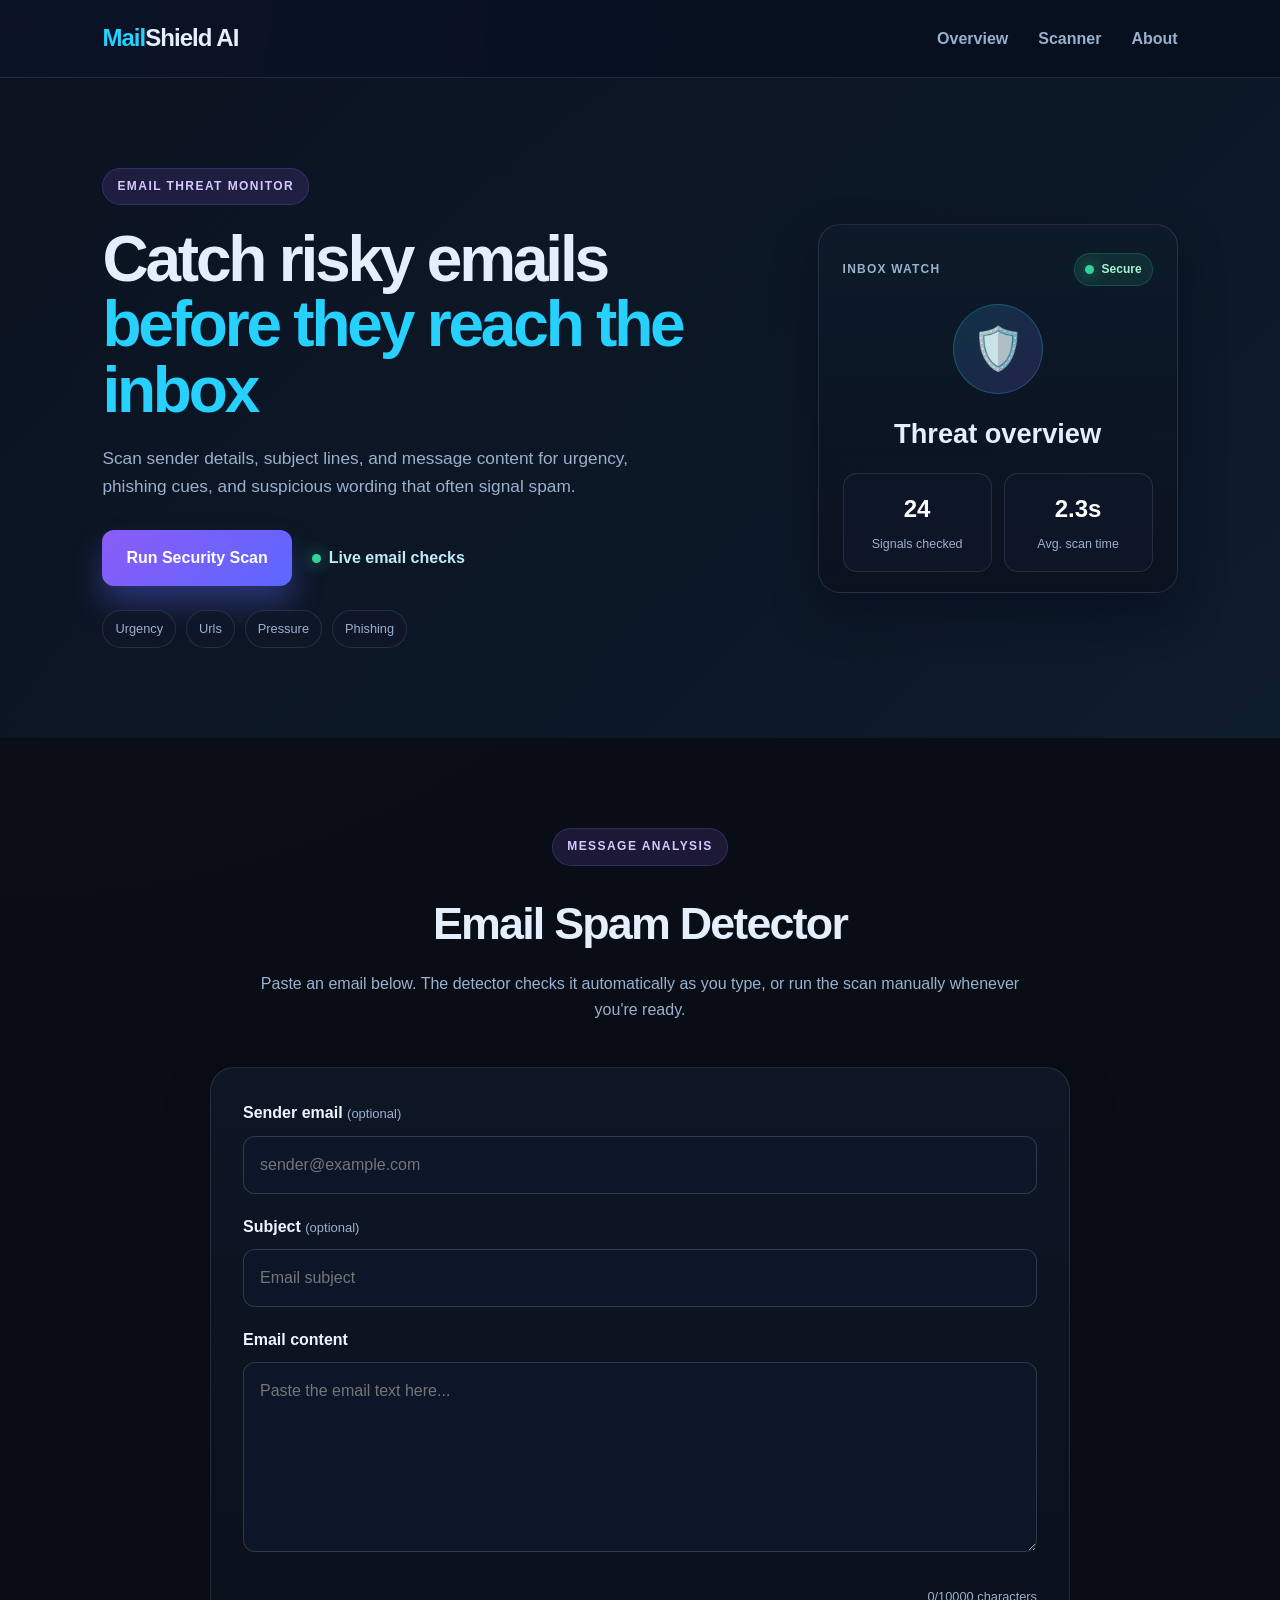
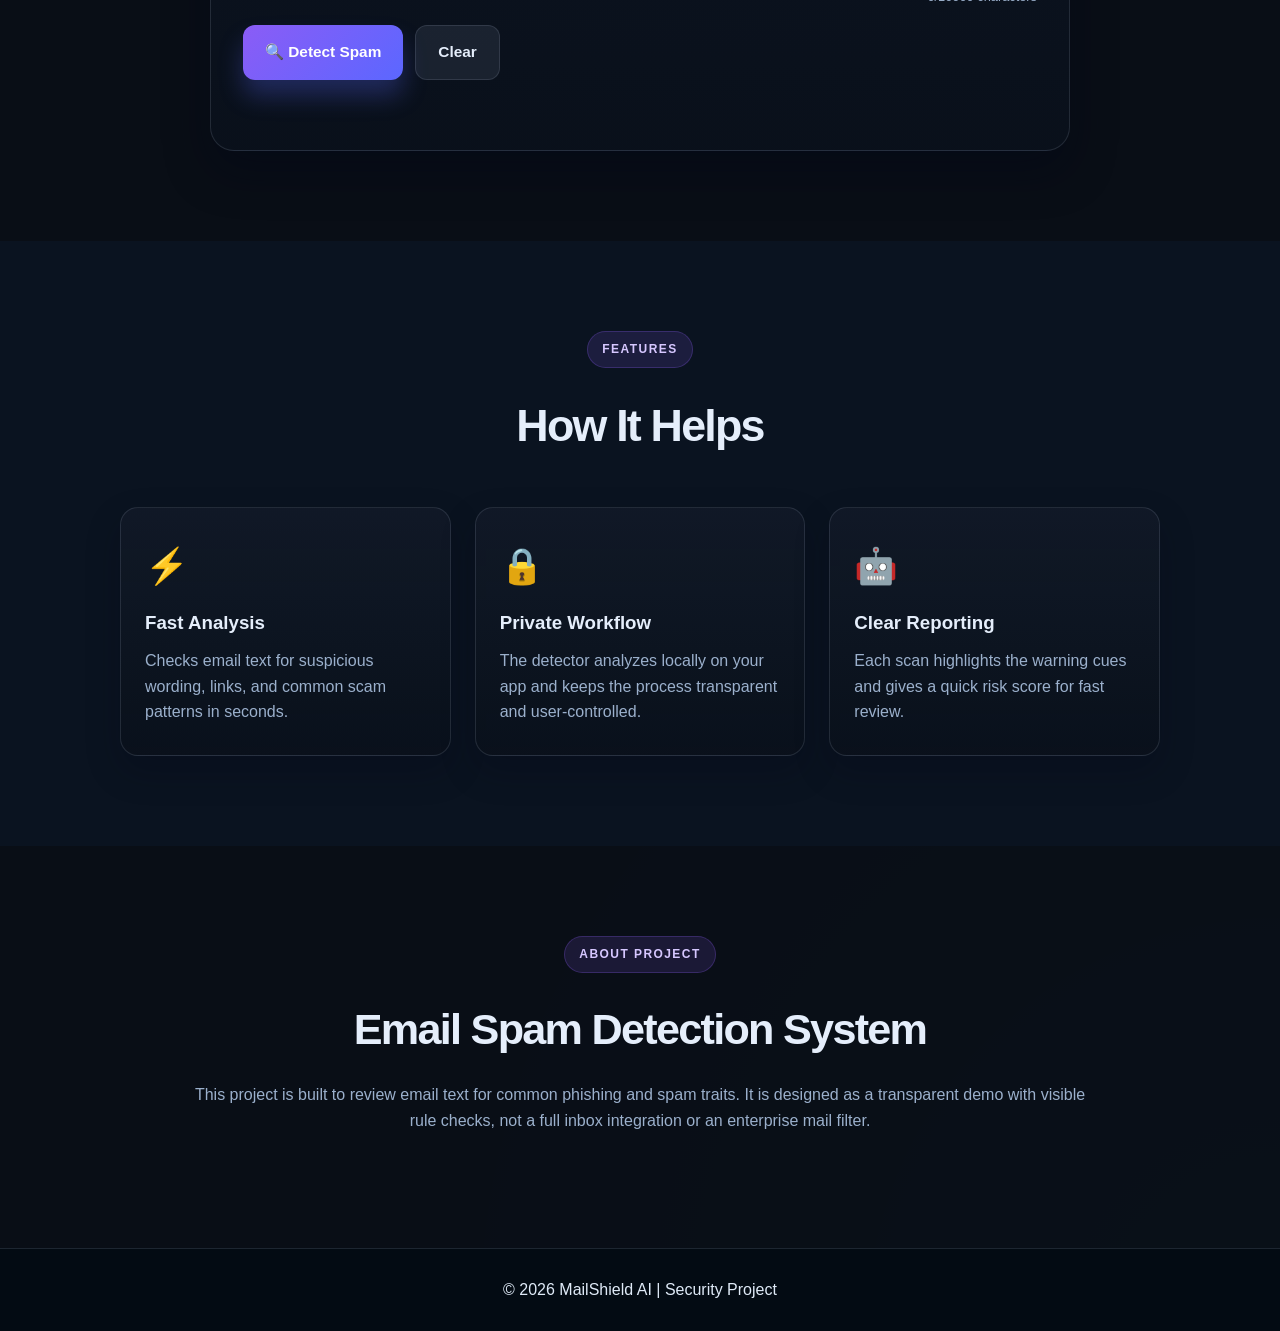
<file: index.html>
<!DOCTYPE html>
<html lang="en">
<head>
    <meta charset="UTF-8">
    <meta name="viewport" content="width=device-width, initial-scale=1.0">
    <title>MailShield AI</title>
    <link rel="stylesheet" href="style.css">
</head>

<body>

    <header class="navbar">
        <div class="logo">
            <span>Mail</span>Shield AI
        </div>

        <nav>
            <a href="#home">Overview</a>
            <a href="#detector">Scanner</a>
            <a href="#about">About</a>
        </nav>
    </header>

    <main>

        <section id="home" class="hero">
            <div class="hero-content">
                <div class="badge">EMAIL THREAT MONITOR</div>

                <h1>Catch risky emails<br><span>before they reach the inbox</span></h1>

                <p>
                    Scan sender details, subject lines, and message content for urgency,
                    phishing cues, and suspicious wording that often signal spam.
                </p>

                <div class="hero-actions">
                    <a href="#detector" class="primary-btn">Run Security Scan</a>
                    <span class="mini-status"><span class="dot"></span>Live email checks</span>
                </div>

                <div class="signal-row">
                    <span>Urgency</span>
                    <span>Urls</span>
                    <span>Pressure</span>
                    <span>Phishing</span>
                </div>
            </div>

            <div class="hero-card">
                <div class="panel-header">
                    <span class="mini-label">Inbox watch</span>
                    <span class="status-pill"><span class="dot"></span>Secure</span>
                </div>

                <div class="shield">🛡️</div>
                <h3>Threat overview</h3>

                <div class="metric-list">
                    <div>
                        <strong>24</strong>
                        <span>Signals checked</span>
                    </div>
                    <div>
                        <strong>2.3s</strong>
                        <span>Avg. scan time</span>
                    </div>
                </div>
            </div>
        </section>

        <section id="detector" class="detector-section">

            <div class="section-heading">
                <div class="badge">MESSAGE ANALYSIS</div>
                <h2>Email Spam Detector</h2>
                <p>
                    Paste an email below. The detector checks it automatically as you type,
                    or run the scan manually whenever you're ready.
                </p>
                <p id="hostingNotice" class="hosting-notice hidden" role="status"></p>
            </div>

            <div class="detector-box">

                <label for="sender">Sender email <span>(optional)</span></label>
                <input
                    id="sender"
                    type="email"
                    maxlength="254"
                    autocomplete="off"
                    placeholder="sender@example.com">

                <label for="subject">Subject <span>(optional)</span></label>
                <input
                    id="subject"
                    type="text"
                    maxlength="200"
                    placeholder="Email subject">

                <label for="message">Email content</label>
                <textarea
                    id="message"
                    placeholder="Paste the email text here..."
                    maxlength="10000"
                    required></textarea>

                <div class="counter">
                    <span id="charCount">0</span>/10000 characters
                </div>

                <div class="button-row">
                    <button id="detectBtn" class="detect-btn" type="button">
                        🔍 Detect Spam
                    </button>

                    <button id="clearBtn" class="clear-btn" type="button">
                        Clear
                    </button>
                </div>

                <p id="detectionStatus" class="detection-status" role="status" aria-live="polite"></p>

                <div id="result" class="result hidden" aria-live="polite">
                    <div id="resultIcon" class="result-icon">✓</div>

                    <div>
                        <h3 id="resultTitle">Result</h3>
                        <p id="resultMessage">
                            Detection result will appear here.
                        </p>
                        <ul id="resultSignals" class="result-signals"></ul>
                    </div>
                </div>

            </div>
        </section>

        <section class="features">

            <div class="section-heading">
                <div class="badge">FEATURES</div>
                <h2>How It Helps</h2>
            </div>

            <div class="feature-grid">

                <div class="feature-card">
                    <div class="feature-icon">⚡</div>
                    <h3>Fast Analysis</h3>
                    <p>Checks email text for suspicious wording, links, and common scam patterns in seconds.</p>
                </div>

                <div class="feature-card">
                    <div class="feature-icon">🔒</div>
                    <h3>Private Workflow</h3>
                    <p>The detector analyzes locally on your app and keeps the process transparent and user-controlled.</p>
                </div>

                <div class="feature-card">
                    <div class="feature-icon">🤖</div>
                    <h3>Clear Reporting</h3>
                    <p>Each scan highlights the warning cues and gives a quick risk score for fast review.</p>
                </div>

            </div>
        </section>

        <section id="about" class="about">

            <div class="about-content">
                <div class="badge">ABOUT PROJECT</div>

                <h2>Email Spam Detection System</h2>

                <p>
                    This project is built to review email text for common phishing and spam traits.
                    It is designed as a transparent demo with visible rule checks, not a full inbox
                    integration or an enterprise mail filter.
                </p>
            </div>

        </section>

    </main>

    <footer>
        <p>© 2026 MailShield AI | Security Project</p>
    </footer>

    <script src="script-v3.js"></script>

</body>
</html>
</file>
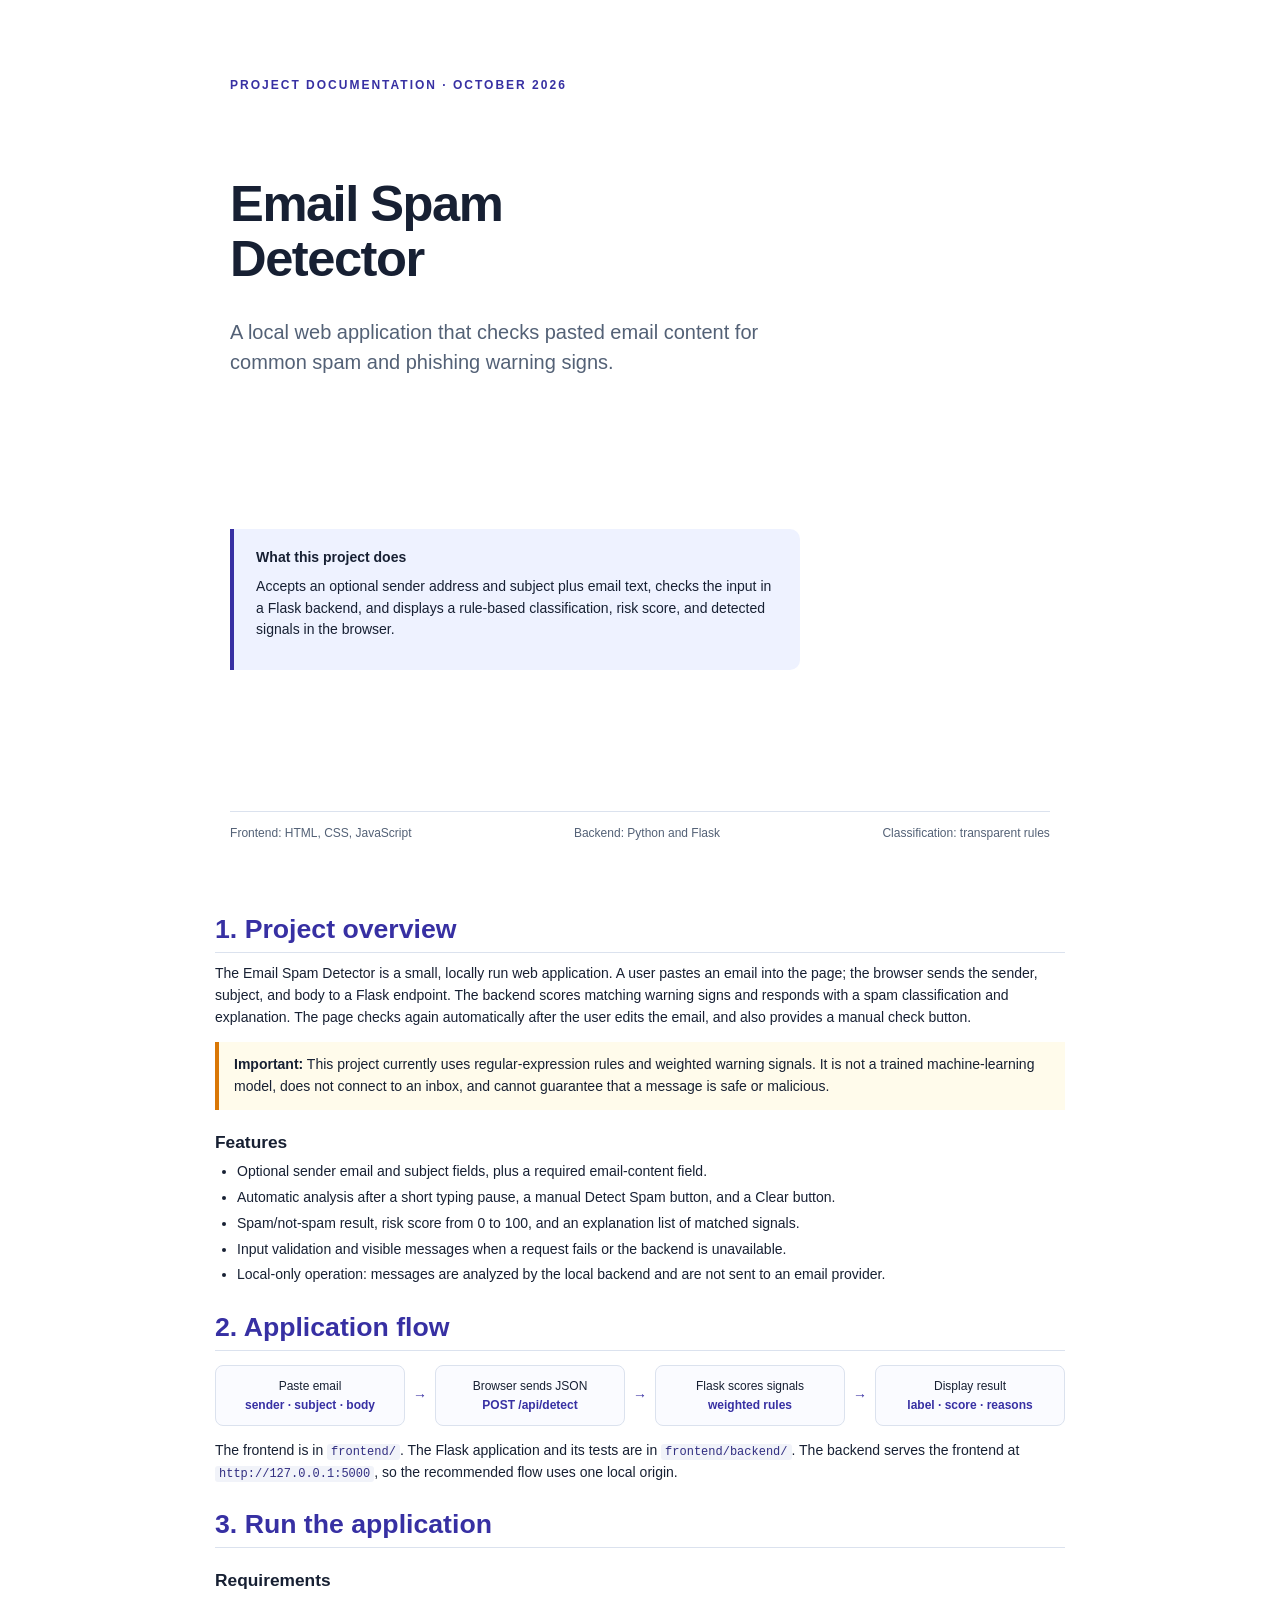
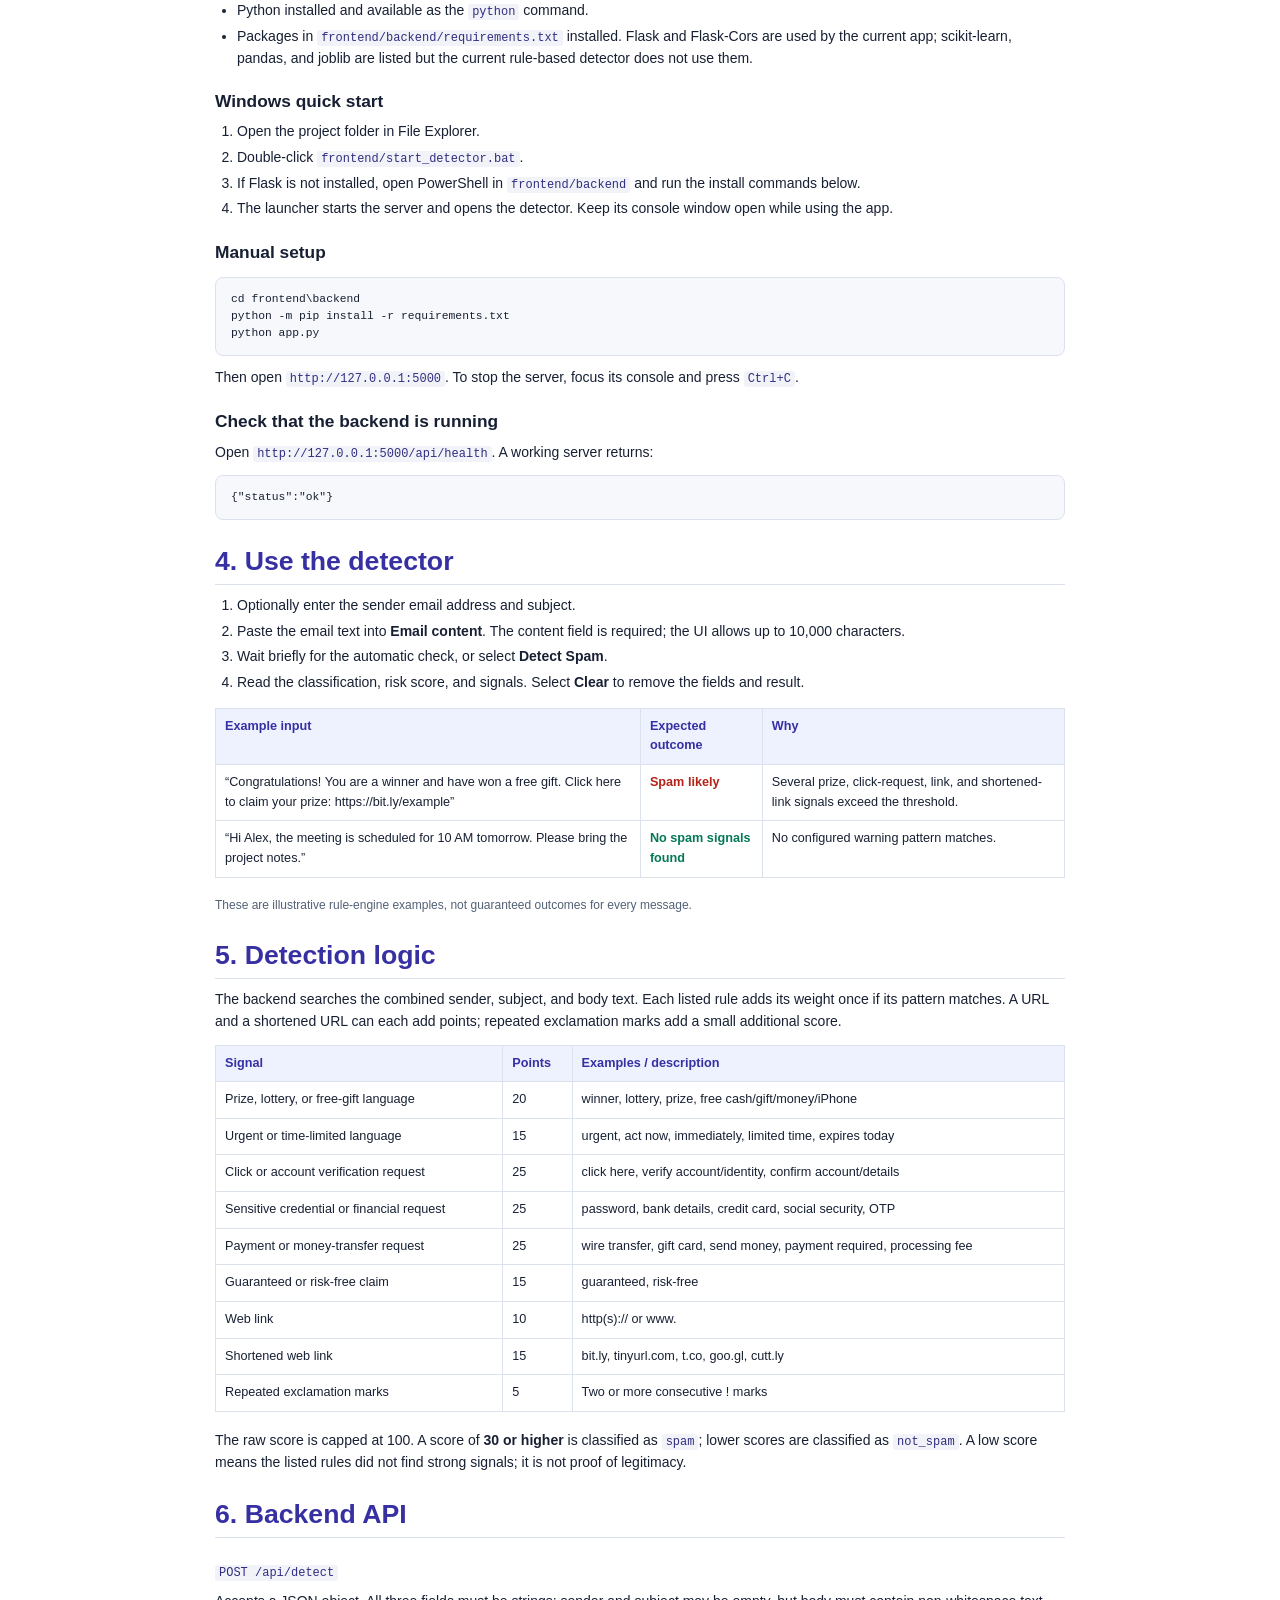
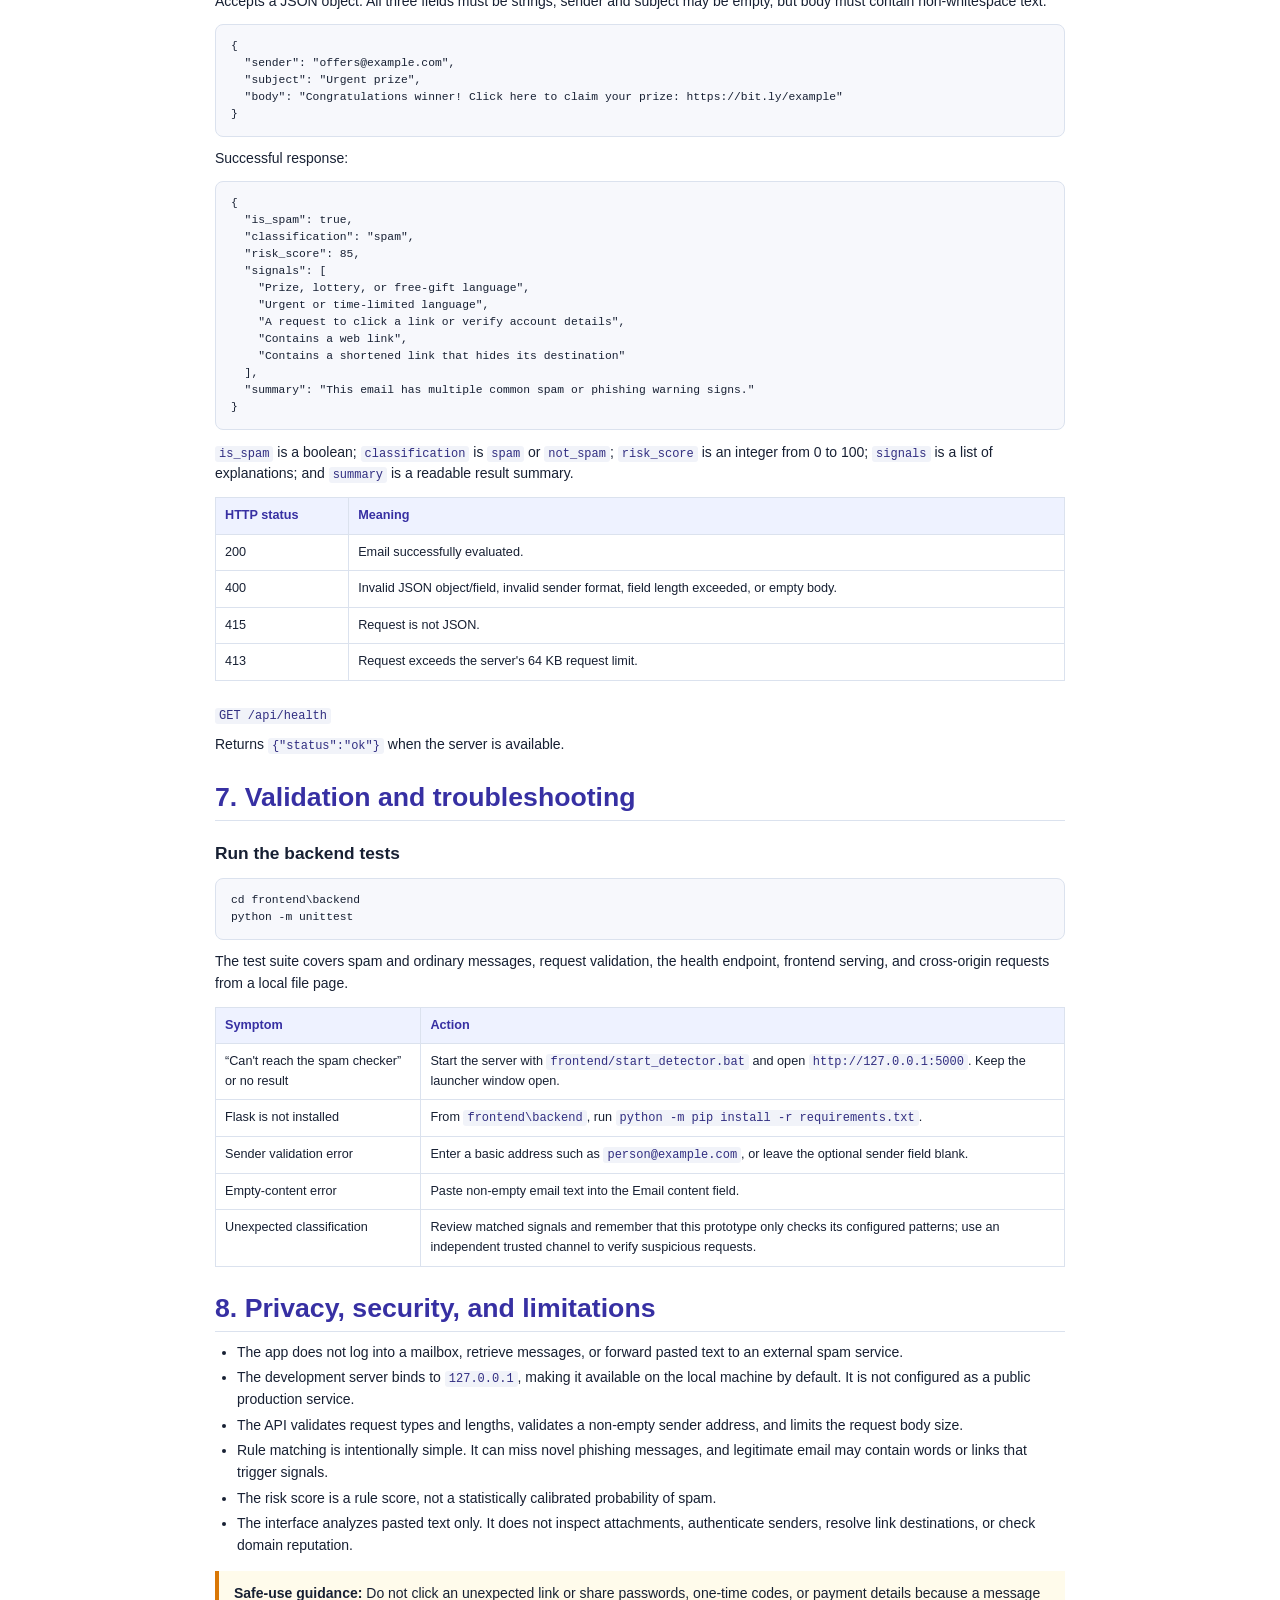
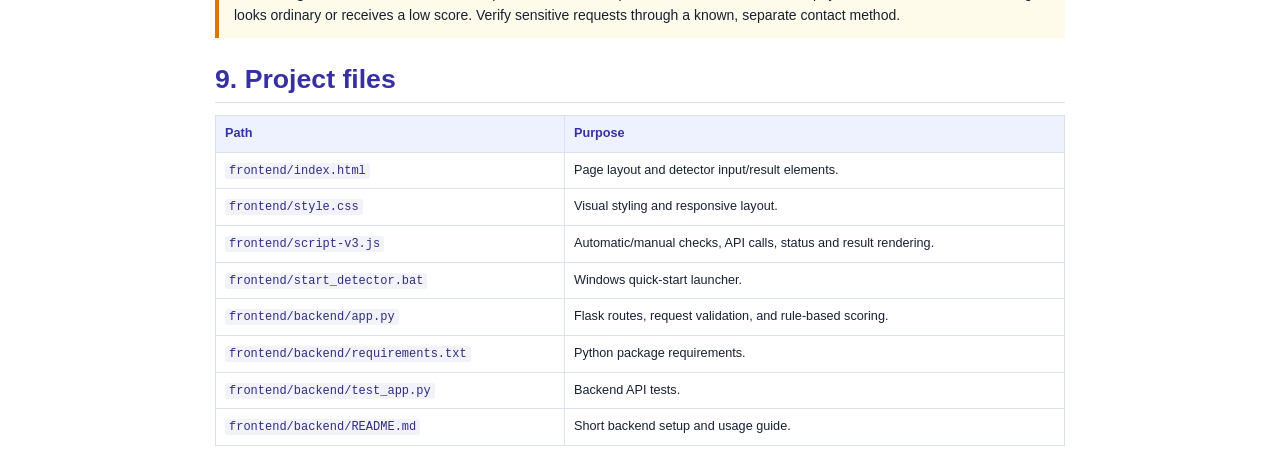
<file: docs/project-documentation.html>
<!DOCTYPE html>
<html lang="en">
<head>
  <meta charset="utf-8">
  <meta name="viewport" content="width=device-width, initial-scale=1">
  <title>Email Spam Detector — Project Documentation</title>
  <style>
    @page {
      size: A4;
      margin: 18mm 17mm 20mm;
    }
    :root {
      color-scheme: light;
      --ink: #172033;
      --muted: #536176;
      --blue: #3730a3;
      --pale: #eef2ff;
      --line: #dbe2ee;
      --green: #047857;
      --red: #b42318;
    }
    * { box-sizing: border-box; }
    body {
      margin: 0 auto;
      max-width: 850px;
      color: var(--ink);
      font: 10.5pt/1.55 "Segoe UI", Arial, sans-serif;
      background: #fff;
    }
    .cover {
      min-height: 235mm;
      display: flex;
      flex-direction: column;
      justify-content: space-between;
      padding: 20mm 4mm 12mm;
      page-break-after: always;
    }
    .eyebrow {
      color: var(--blue);
      font-size: 9pt;
      font-weight: 700;
      letter-spacing: 2px;
      text-transform: uppercase;
    }
    h1 {
      max-width: 620px;
      margin: 22mm 0 8mm;
      font-size: 38pt;
      line-height: 1.08;
      letter-spacing: -1.5px;
    }
    .subtitle {
      max-width: 540px;
      color: var(--muted);
      font-size: 15pt;
      line-height: 1.5;
    }
    .cover-card {
      max-width: 570px;
      padding: 18px 22px;
      border-left: 4px solid var(--blue);
      background: var(--pale);
      border-radius: 0 10px 10px 0;
    }
    .cover-footer {
      display: flex;
      justify-content: space-between;
      gap: 18px;
      color: var(--muted);
      font-size: 9pt;
      border-top: 1px solid var(--line);
      padding-top: 12px;
    }
    h2 {
      margin: 25px 0 10px;
      padding-bottom: 7px;
      color: var(--blue);
      font-size: 20pt;
      line-height: 1.2;
      border-bottom: 1px solid var(--line);
      page-break-after: avoid;
    }
    h3 {
      margin: 19px 0 6px;
      font-size: 13pt;
      page-break-after: avoid;
    }
    p { margin: 7px 0 11px; }
    ul, ol { margin: 6px 0 14px; padding-left: 22px; }
    li { margin: 4px 0; }
    code {
      padding: 1px 4px;
      color: #312e81;
      background: #f1f3f9;
      border-radius: 3px;
      font: 9pt Consolas, "Courier New", monospace;
      overflow-wrap: anywhere;
    }
    pre {
      padding: 13px 15px;
      border: 1px solid var(--line);
      border-radius: 8px;
      background: #f7f8fc;
      white-space: pre-wrap;
      overflow-wrap: anywhere;
      font: 8.5pt/1.5 Consolas, "Courier New", monospace;
      page-break-inside: avoid;
    }
    table {
      width: 100%;
      margin: 12px 0 18px;
      border-collapse: collapse;
      font-size: 9.5pt;
      page-break-inside: avoid;
    }
    th, td {
      padding: 8px 9px;
      text-align: left;
      vertical-align: top;
      border: 1px solid var(--line);
    }
    th { background: var(--pale); color: var(--blue); }
    .callout {
      margin: 14px 0;
      padding: 12px 15px;
      border-left: 4px solid #d97706;
      background: #fffbeb;
      page-break-inside: avoid;
    }
    .success { color: var(--green); font-weight: 700; }
    .danger { color: var(--red); font-weight: 700; }
    .flow {
      display: flex;
      align-items: stretch;
      gap: 8px;
      margin: 14px 0;
    }
    .flow div {
      flex: 1;
      padding: 11px 8px;
      border: 1px solid var(--line);
      border-radius: 8px;
      background: #fafbff;
      text-align: center;
      font-size: 9pt;
    }
    .flow span { align-self: center; color: var(--blue); font-weight: 700; }
    .small { color: var(--muted); font-size: 9pt; }
    .section { page-break-inside: auto; }
    @media print {
      body { max-width: none; }
      a { color: inherit; text-decoration: none; }
    }
  </style>
</head>
<body>
  <header class="cover">
    <div>
      <div class="eyebrow">Project documentation · October 2026</div>
      <h1>Email Spam<br>Detector</h1>
      <p class="subtitle">A local web application that checks pasted email content for common spam and phishing warning signs.</p>
    </div>
    <div class="cover-card">
      <strong>What this project does</strong>
      <p>Accepts an optional sender address and subject plus email text, checks the input in a Flask backend, and displays a rule-based classification, risk score, and detected signals in the browser.</p>
    </div>
    <div class="cover-footer">
      <span>Frontend: HTML, CSS, JavaScript</span>
      <span>Backend: Python and Flask</span>
      <span>Classification: transparent rules</span>
    </div>
  </header>

  <main>
    <section class="section">
      <h2>1. Project overview</h2>
      <p>The Email Spam Detector is a small, locally run web application. A user pastes an email into the page; the browser sends the sender, subject, and body to a Flask endpoint. The backend scores matching warning signs and responds with a spam classification and explanation. The page checks again automatically after the user edits the email, and also provides a manual check button.</p>
      <div class="callout"><strong>Important:</strong> This project currently uses regular-expression rules and weighted warning signals. It is not a trained machine-learning model, does not connect to an inbox, and cannot guarantee that a message is safe or malicious.</div>
      <h3>Features</h3>
      <ul>
        <li>Optional sender email and subject fields, plus a required email-content field.</li>
        <li>Automatic analysis after a short typing pause, a manual Detect Spam button, and a Clear button.</li>
        <li>Spam/not-spam result, risk score from 0 to 100, and an explanation list of matched signals.</li>
        <li>Input validation and visible messages when a request fails or the backend is unavailable.</li>
        <li>Local-only operation: messages are analyzed by the local backend and are not sent to an email provider.</li>
      </ul>
    </section>

    <section class="section">
      <h2>2. Application flow</h2>
      <div class="flow">
        <div>Paste email<br><span class="small">sender · subject · body</span></div><span>→</span>
        <div>Browser sends JSON<br><span class="small">POST /api/detect</span></div><span>→</span>
        <div>Flask scores signals<br><span class="small">weighted rules</span></div><span>→</span>
        <div>Display result<br><span class="small">label · score · reasons</span></div>
      </div>
      <p>The frontend is in <code>frontend/</code>. The Flask application and its tests are in <code>frontend/backend/</code>. The backend serves the frontend at <code>http://127.0.0.1:5000</code>, so the recommended flow uses one local origin.</p>
    </section>

    <section class="section">
      <h2>3. Run the application</h2>
      <h3>Requirements</h3>
      <ul>
        <li>Python installed and available as the <code>python</code> command.</li>
        <li>Packages in <code>frontend/backend/requirements.txt</code> installed. Flask and Flask-Cors are used by the current app; scikit-learn, pandas, and joblib are listed but the current rule-based detector does not use them.</li>
      </ul>
      <h3>Windows quick start</h3>
      <ol>
        <li>Open the project folder in File Explorer.</li>
        <li>Double-click <code>frontend/start_detector.bat</code>.</li>
        <li>If Flask is not installed, open PowerShell in <code>frontend/backend</code> and run the install commands below.</li>
        <li>The launcher starts the server and opens the detector. Keep its console window open while using the app.</li>
      </ol>
      <h3>Manual setup</h3>
      <pre>cd frontend\backend
python -m pip install -r requirements.txt
python app.py</pre>
      <p>Then open <code>http://127.0.0.1:5000</code>. To stop the server, focus its console and press <code>Ctrl+C</code>.</p>
      <h3>Check that the backend is running</h3>
      <p>Open <code>http://127.0.0.1:5000/api/health</code>. A working server returns:</p>
      <pre>{"status":"ok"}</pre>
    </section>

    <section class="section">
      <h2>4. Use the detector</h2>
      <ol>
        <li>Optionally enter the sender email address and subject.</li>
        <li>Paste the email text into <strong>Email content</strong>. The content field is required; the UI allows up to 10,000 characters.</li>
        <li>Wait briefly for the automatic check, or select <strong>Detect Spam</strong>.</li>
        <li>Read the classification, risk score, and signals. Select <strong>Clear</strong> to remove the fields and result.</li>
      </ol>
      <table>
        <thead><tr><th>Example input</th><th>Expected outcome</th><th>Why</th></tr></thead>
        <tbody>
          <tr><td>“Congratulations! You are a winner and have won a free gift. Click here to claim your prize: https://bit.ly/example”</td><td><span class="danger">Spam likely</span></td><td>Several prize, click-request, link, and shortened-link signals exceed the threshold.</td></tr>
          <tr><td>“Hi Alex, the meeting is scheduled for 10 AM tomorrow. Please bring the project notes.”</td><td><span class="success">No spam signals found</span></td><td>No configured warning pattern matches.</td></tr>
        </tbody>
      </table>
      <p class="small">These are illustrative rule-engine examples, not guaranteed outcomes for every message.</p>
    </section>

    <section class="section">
      <h2>5. Detection logic</h2>
      <p>The backend searches the combined sender, subject, and body text. Each listed rule adds its weight once if its pattern matches. A URL and a shortened URL can each add points; repeated exclamation marks add a small additional score.</p>
      <table>
        <thead><tr><th>Signal</th><th>Points</th><th>Examples / description</th></tr></thead>
        <tbody>
          <tr><td>Prize, lottery, or free-gift language</td><td>20</td><td>winner, lottery, prize, free cash/gift/money/iPhone</td></tr>
          <tr><td>Urgent or time-limited language</td><td>15</td><td>urgent, act now, immediately, limited time, expires today</td></tr>
          <tr><td>Click or account verification request</td><td>25</td><td>click here, verify account/identity, confirm account/details</td></tr>
          <tr><td>Sensitive credential or financial request</td><td>25</td><td>password, bank details, credit card, social security, OTP</td></tr>
          <tr><td>Payment or money-transfer request</td><td>25</td><td>wire transfer, gift card, send money, payment required, processing fee</td></tr>
          <tr><td>Guaranteed or risk-free claim</td><td>15</td><td>guaranteed, risk-free</td></tr>
          <tr><td>Web link</td><td>10</td><td>http(s):// or www.</td></tr>
          <tr><td>Shortened web link</td><td>15</td><td>bit.ly, tinyurl.com, t.co, goo.gl, cutt.ly</td></tr>
          <tr><td>Repeated exclamation marks</td><td>5</td><td>Two or more consecutive ! marks</td></tr>
        </tbody>
      </table>
      <p>The raw score is capped at 100. A score of <strong>30 or higher</strong> is classified as <code>spam</code>; lower scores are classified as <code>not_spam</code>. A low score means the listed rules did not find strong signals; it is not proof of legitimacy.</p>
    </section>

    <section class="section">
      <h2>6. Backend API</h2>
      <h3><code>POST /api/detect</code></h3>
      <p>Accepts a JSON object. All three fields must be strings; sender and subject may be empty, but body must contain non-whitespace text.</p>
      <pre>{
  "sender": "offers@example.com",
  "subject": "Urgent prize",
  "body": "Congratulations winner! Click here to claim your prize: https://bit.ly/example"
}</pre>
      <p>Successful response:</p>
      <pre>{
  "is_spam": true,
  "classification": "spam",
  "risk_score": 85,
  "signals": [
    "Prize, lottery, or free-gift language",
    "Urgent or time-limited language",
    "A request to click a link or verify account details",
    "Contains a web link",
    "Contains a shortened link that hides its destination"
  ],
  "summary": "This email has multiple common spam or phishing warning signs."
}</pre>
      <p><code>is_spam</code> is a boolean; <code>classification</code> is <code>spam</code> or <code>not_spam</code>; <code>risk_score</code> is an integer from 0 to 100; <code>signals</code> is a list of explanations; and <code>summary</code> is a readable result summary.</p>
      <table>
        <thead><tr><th>HTTP status</th><th>Meaning</th></tr></thead>
        <tbody>
          <tr><td>200</td><td>Email successfully evaluated.</td></tr>
          <tr><td>400</td><td>Invalid JSON object/field, invalid sender format, field length exceeded, or empty body.</td></tr>
          <tr><td>415</td><td>Request is not JSON.</td></tr>
          <tr><td>413</td><td>Request exceeds the server's 64 KB request limit.</td></tr>
        </tbody>
      </table>
      <h3><code>GET /api/health</code></h3>
      <p>Returns <code>{"status":"ok"}</code> when the server is available.</p>
    </section>

    <section class="section">
      <h2>7. Validation and troubleshooting</h2>
      <h3>Run the backend tests</h3>
      <pre>cd frontend\backend
python -m unittest</pre>
      <p>The test suite covers spam and ordinary messages, request validation, the health endpoint, frontend serving, and cross-origin requests from a local file page.</p>
      <table>
        <thead><tr><th>Symptom</th><th>Action</th></tr></thead>
        <tbody>
          <tr><td>“Can't reach the spam checker” or no result</td><td>Start the server with <code>frontend/start_detector.bat</code> and open <code>http://127.0.0.1:5000</code>. Keep the launcher window open.</td></tr>
          <tr><td>Flask is not installed</td><td>From <code>frontend\backend</code>, run <code>python -m pip install -r requirements.txt</code>.</td></tr>
          <tr><td>Sender validation error</td><td>Enter a basic address such as <code>person@example.com</code>, or leave the optional sender field blank.</td></tr>
          <tr><td>Empty-content error</td><td>Paste non-empty email text into the Email content field.</td></tr>
          <tr><td>Unexpected classification</td><td>Review matched signals and remember that this prototype only checks its configured patterns; use an independent trusted channel to verify suspicious requests.</td></tr>
        </tbody>
      </table>
    </section>

    <section class="section">
      <h2>8. Privacy, security, and limitations</h2>
      <ul>
        <li>The app does not log into a mailbox, retrieve messages, or forward pasted text to an external spam service.</li>
        <li>The development server binds to <code>127.0.0.1</code>, making it available on the local machine by default. It is not configured as a public production service.</li>
        <li>The API validates request types and lengths, validates a non-empty sender address, and limits the request body size.</li>
        <li>Rule matching is intentionally simple. It can miss novel phishing messages, and legitimate email may contain words or links that trigger signals.</li>
        <li>The risk score is a rule score, not a statistically calibrated probability of spam.</li>
        <li>The interface analyzes pasted text only. It does not inspect attachments, authenticate senders, resolve link destinations, or check domain reputation.</li>
      </ul>
      <div class="callout"><strong>Safe-use guidance:</strong> Do not click an unexpected link or share passwords, one-time codes, or payment details because a message looks ordinary or receives a low score. Verify sensitive requests through a known, separate contact method.</div>
    </section>

    <section class="section">
      <h2>9. Project files</h2>
      <table>
        <thead><tr><th>Path</th><th>Purpose</th></tr></thead>
        <tbody>
          <tr><td><code>frontend/index.html</code></td><td>Page layout and detector input/result elements.</td></tr>
          <tr><td><code>frontend/style.css</code></td><td>Visual styling and responsive layout.</td></tr>
          <tr><td><code>frontend/script-v3.js</code></td><td>Automatic/manual checks, API calls, status and result rendering.</td></tr>
          <tr><td><code>frontend/start_detector.bat</code></td><td>Windows quick-start launcher.</td></tr>
          <tr><td><code>frontend/backend/app.py</code></td><td>Flask routes, request validation, and rule-based scoring.</td></tr>
          <tr><td><code>frontend/backend/requirements.txt</code></td><td>Python package requirements.</td></tr>
          <tr><td><code>frontend/backend/test_app.py</code></td><td>Backend API tests.</td></tr>
          <tr><td><code>frontend/backend/README.md</code></td><td>Short backend setup and usage guide.</td></tr>
        </tbody>
      </table>
    </section>
  </main>
</body>
</html>
</file>
<file: style.css>
:root {
    --bg: #07111f;
    --bg-soft: #0d1b2a;
    --panel: rgba(10, 18, 30, 0.82);
    --panel-strong: rgba(17, 25, 39, 0.96);
    --panel-alt: #101b2b;
    --line: rgba(148, 163, 184, 0.18);
    --text: #e5eefb;
    --muted: #9bb0cc;
    --primary: #8b5cf6;
    --secondary: #26d0ff;
    --success: #34d399;
    --danger: #f87171;
    --warning: #fbbf24;
    --shadow: 0 20px 45px rgba(2, 6, 23, 0.45);
}

* {
    margin: 0;
    padding: 0;
    box-sizing: border-box;
}

html {
    scroll-behavior: smooth;
}

body {
    font-family: "Segoe UI", Tahoma, Geneva, Verdana, sans-serif;
    background:
        radial-gradient(circle at top left, rgba(139, 92, 246, 0.18), transparent 32%),
        radial-gradient(circle at bottom right, rgba(38, 208, 255, 0.12), transparent 30%),
        var(--bg);
    color: var(--text);
    line-height: 1.6;
}

img {
    max-width: 100%;
    display: block;
}

button,
input,
textarea {
    font: inherit;
}

/* NAVBAR */

.navbar {
    width: 100%;
    min-height: 78px;
    background: rgba(7, 17, 31, 0.8);
    backdrop-filter: blur(14px);
    display: flex;
    justify-content: space-between;
    align-items: center;
    padding: 0 8%;
    border-bottom: 1px solid var(--line);
    position: sticky;
    top: 0;
    z-index: 1000;
}

.logo {
    font-size: 24px;
    font-weight: 800;
    letter-spacing: -0.04em;
}

.logo span {
    color: var(--secondary);
}

.navbar nav {
    display: flex;
    gap: 30px;
}

.navbar nav a {
    text-decoration: none;
    color: var(--muted);
    font-weight: 600;
    transition: 0.25s ease;
}

.navbar nav a:hover {
    color: var(--text);
}

/* HERO */

.hero {
    min-height: 650px;
    padding: 90px 8%;
    display: flex;
    align-items: center;
    justify-content: space-between;
    gap: 52px;
    background: linear-gradient(135deg, rgba(10, 18, 30, 0.96), rgba(15, 30, 46, 0.86));
}

.hero-content {
    max-width: 660px;
}

.badge {
    display: inline-block;
    background: rgba(139, 92, 246, 0.14);
    border: 1px solid rgba(139, 92, 246, 0.25);
    color: #d6c7ff;
    padding: 8px 14px;
    border-radius: 999px;
    font-size: 12px;
    font-weight: 700;
    letter-spacing: 0.12em;
    margin-bottom: 22px;
}

.hero h1 {
    font-size: clamp(2.6rem, 5vw, 4.2rem);
    line-height: 1.02;
    margin-bottom: 22px;
    letter-spacing: -0.05em;
}

.hero h1 span {
    color: var(--secondary);
}

.hero p {
    font-size: 1.08rem;
    color: var(--muted);
    max-width: 560px;
    margin-bottom: 30px;
}

.hero-actions {
    display: flex;
    align-items: center;
    gap: 20px;
    flex-wrap: wrap;
    margin-bottom: 24px;
}

.primary-btn {
    display: inline-flex;
    align-items: center;
    justify-content: center;
    padding: 15px 24px;
    background: linear-gradient(135deg, var(--primary), #5b67ff);
    color: white;
    text-decoration: none;
    border-radius: 12px;
    font-weight: 700;
    box-shadow: 0 18px 30px rgba(91, 103, 255, 0.35);
    transition: transform 0.25s ease, box-shadow 0.25s ease;
}

.primary-btn:hover {
    transform: translateY(-2px);
    box-shadow: 0 24px 40px rgba(91, 103, 255, 0.38);
}

.mini-status {
    display: inline-flex;
    align-items: center;
    gap: 8px;
    color: #bfeaf7;
    font-weight: 600;
}

.signal-row {
    display: flex;
    flex-wrap: wrap;
    gap: 10px;
}

.signal-row span {
    padding: 8px 12px;
    border: 1px solid var(--line);
    border-radius: 999px;
    background: rgba(15, 23, 42, 0.8);
    color: var(--muted);
    font-size: 0.8rem;
}

.hero-card {
    width: min(100%, 360px);
    background: linear-gradient(180deg, rgba(13, 27, 42, 0.96), rgba(11, 17, 30, 0.9));
    padding: 28px 24px 20px;
    border: 1px solid var(--line);
    border-radius: 22px;
    box-shadow: var(--shadow);
}

.panel-header {
    display: flex;
    align-items: center;
    justify-content: space-between;
    margin-bottom: 14px;
}

.mini-label {
    color: var(--muted);
    font-size: 0.75rem;
    font-weight: 700;
    letter-spacing: 0.1em;
    text-transform: uppercase;
}

.status-pill {
    display: inline-flex;
    align-items: center;
    gap: 8px;
    background: rgba(52, 211, 153, 0.1);
    color: #a7f3d0;
    border: 1px solid rgba(52, 211, 153, 0.2);
    border-radius: 999px;
    padding: 6px 10px;
    font-size: 0.75rem;
    font-weight: 700;
}

.shield {
    width: 90px;
    height: 90px;
    margin: 18px auto 18px;
    border-radius: 50%;
    background: linear-gradient(135deg, rgba(38, 208, 255, 0.14), rgba(139, 92, 246, 0.18));
    border: 1px solid rgba(38, 208, 255, 0.25);
    display: flex;
    align-items: center;
    justify-content: center;
    font-size: 42px;
}

.hero-card h3 {
    text-align: center;
    font-size: 1.7rem;
    margin-bottom: 18px;
}

.metric-list {
    display: grid;
    grid-template-columns: repeat(2, minmax(0, 1fr));
    gap: 12px;
}

.metric-list div {
    background: rgba(15, 23, 42, 0.7);
    border: 1px solid var(--line);
    border-radius: 14px;
    padding: 16px 14px;
    display: flex;
    flex-direction: column;
    gap: 6px;
    text-align: center;
}

.metric-list strong {
    font-size: 1.5rem;
    color: white;
}

.metric-list span {
    color: var(--muted);
    font-size: 0.78rem;
}

.dot {
    width: 9px;
    height: 9px;
    display: inline-block;
    background: var(--success);
    border-radius: 50%;
    box-shadow: 0 0 16px rgba(52, 211, 153, 0.8);
}

/* DETECTOR */

.detector-section {
    padding: 90px 8%;
    background: rgba(9, 14, 22, 0.9);
}

.section-heading {
    text-align: center;
    margin-bottom: 45px;
}

.section-heading h2 {
    font-size: clamp(2rem, 4vw, 2.8rem);
    margin-bottom: 12px;
    letter-spacing: -0.04em;
}

.section-heading p {
    color: var(--muted);
    max-width: 800px;
    margin: 0 auto;
}

.hosting-notice {
    max-width: 800px;
    margin: 18px auto 0;
    padding: 12px 16px;
    border: 1px solid rgba(251, 191, 36, 0.4);
    border-radius: 12px;
    background: rgba(251, 191, 36, 0.08);
    color: #f8d88d;
    text-align: left;
}

/* DETECTOR BOX */

.detector-box {
    max-width: 860px;
    margin: auto;
    padding: 32px;
    background: linear-gradient(180deg, rgba(14, 23, 38, 0.96), rgba(10, 17, 27, 0.95));
    border: 1px solid var(--line);
    border-radius: 24px;
    box-shadow: var(--shadow);
}

.detector-box label {
    display: block;
    font-weight: 700;
    margin-bottom: 10px;
    color: #edf5ff;
}

.detector-box label span {
    color: var(--muted);
    font-size: 13px;
    font-weight: 500;
}

input[type="email"],
input[type="text"],
textarea {
    width: 100%;
    border: 1px solid rgba(148, 163, 184, 0.25);
    border-radius: 12px;
    padding: 15px 16px;
    margin-bottom: 20px;
    font-size: 1rem;
    font-family: inherit;
    outline: none;
    color: var(--text);
    background: rgba(15, 23, 42, 0.86);
    transition: border-color 0.25s ease, box-shadow 0.25s ease, transform 0.25s ease;
}

input[type="email"]:focus,
input[type="text"]:focus,
textarea:focus {
    border-color: rgba(38, 208, 255, 0.6);
    box-shadow: 0 0 0 3px rgba(38, 208, 255, 0.12);
}

textarea {
    min-height: 190px;
    resize: vertical;
}

.counter {
    text-align: right;
    color: var(--muted);
    font-size: 0.8rem;
    margin: 7px 0 18px;
}

.button-row {
    display: flex;
    gap: 12px;
    flex-wrap: wrap;
}

.detect-btn,
.clear-btn {
    border: none;
    border-radius: 12px;
    padding: 14px 22px;
    cursor: pointer;
    font-size: 0.96rem;
    font-weight: 700;
    transition: transform 0.2s ease, opacity 0.2s ease, filter 0.2s ease;
}

.detect-btn {
    background: linear-gradient(135deg, var(--primary), #5b67ff);
    color: white;
    box-shadow: 0 16px 25px rgba(91, 103, 255, 0.28);
}

.detect-btn:hover,
.clear-btn:hover {
    transform: translateY(-1px);
}

.clear-btn {
    background: rgba(148, 163, 184, 0.12);
    color: var(--text);
    border: 1px solid var(--line);
}

.detect-btn:disabled {
    cursor: wait;
    opacity: 0.7;
    filter: saturate(0.8);
}

.detection-status {
    min-height: 24px;
    margin-top: 14px;
    color: var(--muted);
    font-size: 0.88rem;
}

.detection-status.error {
    color: #fecaca;
}

/* RESULT */

.result {
    margin-top: 24px;
    padding: 18px 20px;
    border-radius: 16px;
    display: flex;
    align-items: center;
    gap: 18px;
    border: 1px solid var(--line);
    background: rgba(15, 23, 42, 0.72);
}

.result-icon {
    width: 56px;
    height: 56px;
    border-radius: 50%;
    display: flex;
    align-items: center;
    justify-content: center;
    font-size: 1.5rem;
    font-weight: 900;
    background: rgba(38, 208, 255, 0.12);
    color: var(--secondary);
    flex-shrink: 0;
}

.result h3 {
    margin-bottom: 4px;
    font-size: 1.2rem;
}

.result p {
    color: var(--muted);
}

.result-signals {
    margin: 10px 0 0 18px;
    color: var(--muted);
}

.result-signals li {
    margin-top: 6px;
}

.spam-result {
    background: rgba(248, 113, 113, 0.08);
    border-color: rgba(248, 113, 113, 0.2);
}

.spam-result .result-icon {
    background: rgba(248, 113, 113, 0.12);
    color: var(--danger);
}

.safe-result {
    background: rgba(52, 211, 153, 0.08);
    border-color: rgba(52, 211, 153, 0.2);
}

.safe-result .result-icon {
    background: rgba(52, 211, 153, 0.12);
    color: var(--success);
}

.hidden {
    display: none;
}

/* FEATURES */

.features {
    padding: 90px 8%;
    background: #0a1320;
}

.feature-grid {
    max-width: 1040px;
    margin: auto;
    display: grid;
    grid-template-columns: repeat(3, minmax(0, 1fr));
    gap: 24px;
}

.feature-card {
    background: linear-gradient(180deg, rgba(17, 25, 39, 0.96), rgba(10, 17, 27, 0.9));
    padding: 30px 24px;
    border: 1px solid var(--line);
    border-radius: 18px;
    box-shadow: 0 15px 35px rgba(2, 6, 23, 0.22);
    transition: transform 0.25s ease, border-color 0.25s ease;
}

.feature-card:hover {
    transform: translateY(-6px);
    border-color: rgba(38, 208, 255, 0.35);
}

.feature-icon {
    font-size: 2.2rem;
    margin-bottom: 14px;
}

.feature-card h3 {
    margin-bottom: 10px;
}

.feature-card p {
    color: var(--muted);
}

/* ABOUT */

.about {
    padding: 90px 8%;
    background: rgba(9, 14, 22, 0.9);
}

.about-content {
    max-width: 900px;
    margin: auto;
    text-align: center;
}

.about-content h2 {
    font-size: clamp(2rem, 4vw, 2.7rem);
    margin-bottom: 18px;
    letter-spacing: -0.04em;
}

.about-content p {
    color: var(--muted);
    margin-bottom: 25px;
}

/* FOOTER */

footer {
    background: #030b13;
    color: #dfeaf7;
    text-align: center;
    padding: 28px 20px;
    border-top: 1px solid var(--line);
}

/* RESPONSIVE */

@media (max-width: 850px) {

    .hero {
        flex-direction: column;
        text-align: center;
    }

    .hero-content {
        max-width: 90%;
    }

    .hero-actions,
    .signal-row {
        justify-content: center;
    }

    .hero-card {
        width: 100%;
        max-width: 420px;
    }

    .feature-grid {
        grid-template-columns: 1fr;
        max-width: 500px;
    }
}

@media (max-width: 600px) {

    .navbar {
        padding: 18px 5%;
        flex-direction: column;
        gap: 12px;
    }

    .navbar nav {
        gap: 16px;
        flex-wrap: wrap;
        justify-content: center;
    }

    .hero,
    .detector-section,
    .features,
    .about {
        padding: 60px 5%;
    }

    .detector-box {
        padding: 20px;
    }

    .button-row {
        flex-direction: column;
    }

    .detect-btn,
    .clear-btn {
        width: 100%;
    }

    .metric-list {
        grid-template-columns: 1fr;
    }
}
</file>
